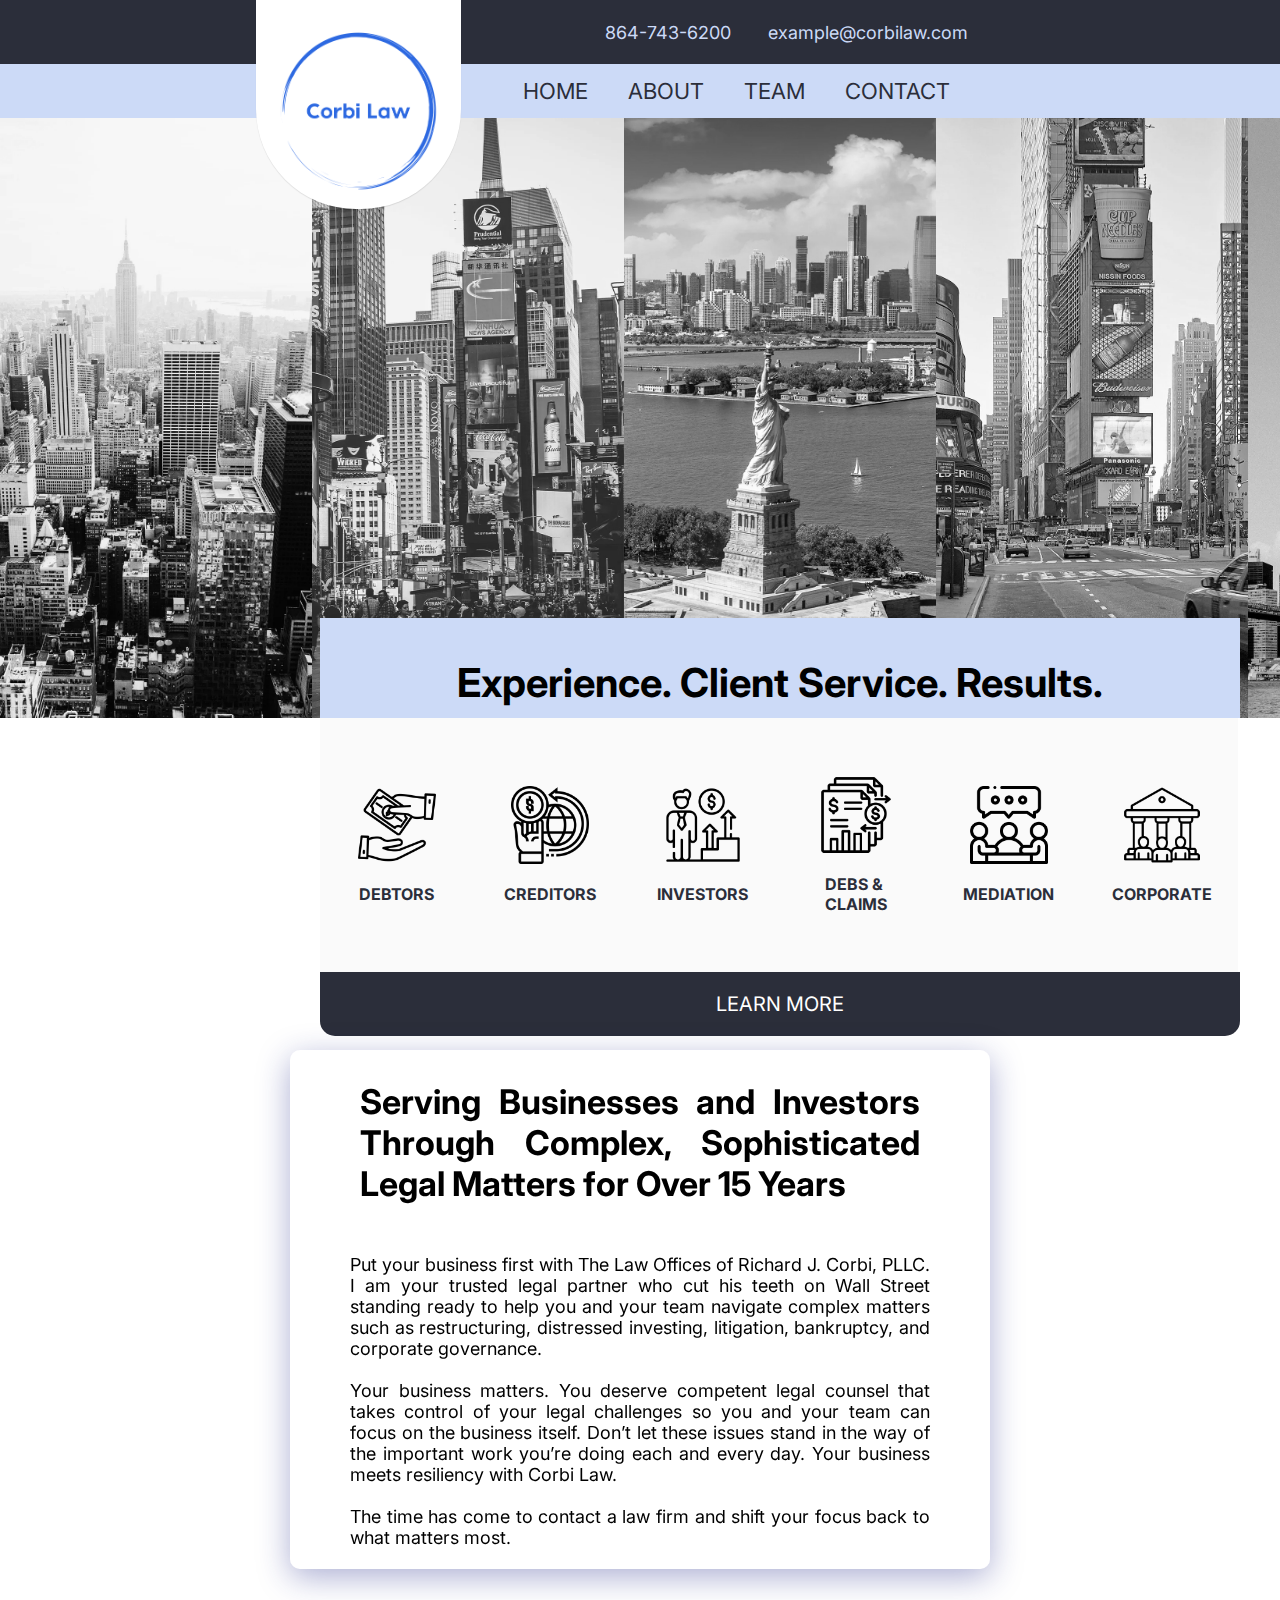
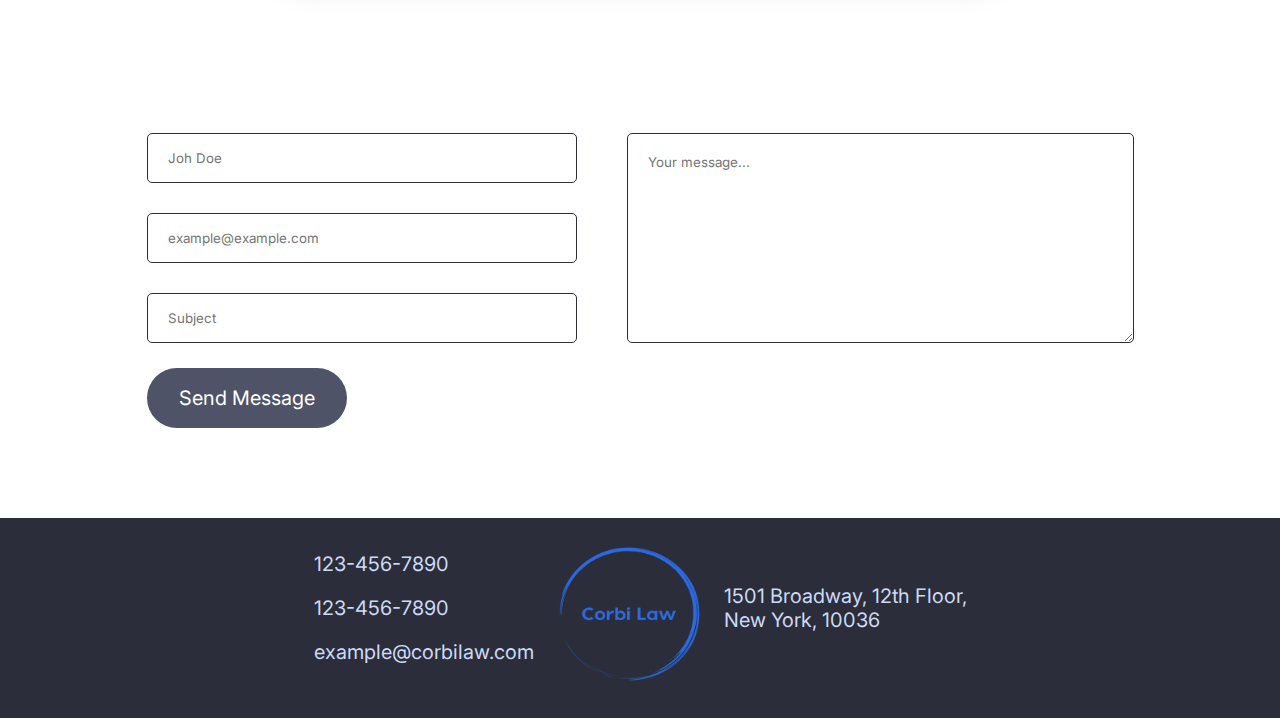
<file: css/index.html>
<!DOCTYPE html>
<html lang="en">
<head>
    <meta charset="UTF-8">
    <meta name="viewport" content="width=device-width, initial-scale=1.0">
    <title>Document</title>
    <link rel="stylesheet" href="style.css">
    <link rel="stylesheet" href="https://cdnjs.cloudflare.com/ajax/libs/font-awesome/6.5.1/css/all.min.css" integrity="sha512-DTOQO9RWCH3ppGqcWaEA1BIZOC6xxalwEsw9c2QQeAIftl+Vegovlnee1c9QX4TctnWMn13TZye+giMm8e2LwA==" crossorigin="anonymous" referrerpolicy="no-referrer" />
</head>
    <header>
        <div class="header-left">
            <div class="logo-box">
                <img src="./img/logo.png" alt="">
            </div>
        </div>
        <div class="header-right">
            <p id="phone">
                <i class="fa-solid fa-phone"></i>
                864-743-6200
            </p>
            <p id="email">
                <i class="fa-solid fa-envelope"></i>
                example@corbilaw.com
            </p>
        </div>
    </header>
    <nav>
        <a href="">
            <span>HOME</span>
        </a>
        <a href="./about.html">
            ABOUT
        </a>
        <a href="./team.html">
            TEAM
        </a>
        <a href="./contact.html">
            CONTACT
        </a>
    </nav>
    <body>
        <main>
            <div class="hero-images">
                <div class="hero-img">
                    <img src="./img/1.webp" alt="">
                </div>
                <div class="hero-img">
                    <img src="./img/2.webp" alt="">
                </div>
                <div class="hero-img">
                    <img src="./img/3.webp" alt="">
                </div>
                <div class="hero-img">
                    <img src="./img/4.webp" alt="">
                </div>
                <div class="hero-img">
                    <img src="./img/5.webp" alt="">
                </div>
                <div class="hero-img">
                    <img src="./img/6.webp" alt="">
                </div>
            </div>
            <section class="categories">
                <div class="up-categories">
                    <h1>Experience. Client Service. Results.</h1>
                </div>
                <div class="middle-categories">
                    
                    <a href="">
                        <div class="services">
                            <img src="./img/pay.png" alt="">
                            <strong><p>DEBTORS</p></strong>
                        </div>
                    </a>
                    <a href="">
                        <div class="services">
                            <img src="./img/relationship.png" alt="">
                            <strong><p>CREDITORS</p></strong>
                        </div>
                    </a>
                    <a href="">
                        <div class="services">
                            <img src="./img/investor2.png" alt="">
                            <strong><p>INVESTORS</p></strong>
                        </div>
                    </a>
                    <a href="">
                        <div class="services">
                            <img src="./img/transaction-history.png" alt="">
                            <strong><p>DEBS &<BR> CLAIMS</p></strong>
                        </div>
                    </a>
                    <a href="">
                        <div class="services">
                            <img src="./img/discuss.png" alt="">
                            <strong><p>MEDIATION</p></strong>
                        </div>
                    </a>
                    <a href="">
                        <div class="services">
                            <img src="./img/government.png" alt="">
                            <strong><p>CORPORATE</p></strong>
                        </div>
                    </a>
                    
                </div>
                <div class="down-categories">
                    <button>LEARN MORE</button>
                </div>
            </section>
            <article class="serving">
                <div class="serving-box">
                    <div class="serving-tittle">
                        <p>
                            <strong>Serving Businesses and Investors Through Complex, Sophisticated Legal Matters for Over 15 Years</strong>
                        </p>
                    </div>  
                    <div class="serving-info">
                        <p>
                            Put your business first with The Law Offices of Richard J. Corbi, PLLC. I am your trusted legal partner who cut his teeth on Wall Street standing ready to help you and your team navigate complex matters such as restructuring, distressed investing, litigation, bankruptcy, and corporate governance.
                        </p>
                        <br>
                        <p>
                            Your business matters. You deserve competent legal counsel that takes control of your legal challenges so you and your team can focus on the business itself. Don’t let these issues stand in the way of the important work you’re doing each and every day. Your business meets resiliency with Corbi Law.
                        </p>
                        <br>
                        <p>The time has come to contact a law firm and shift your focus back to what matters most.</p>
                    </div>
                </div>
            </article>
            <section class="contact">
                <div class="contact-tittle">
                    <h2>Contact us</h2>
                </div>
                <div class="contact-inputs">
                    <form>
                        <div class="left-inputs">
                        <input type="text" class="input-field" placeholder="Joh Doe" required>
                        <input type="email" class="input-field" placeholder="example@example.com" required>
                        <input type="text" class="input-field" placeholder="Subject" required>
                        </div>
                        <textarea id="message" cols="50" rows="10" placeholder="Your message..." required></textarea>
                    </form>
                    <button class="">Send Message</button>
                </div>
            </section>
        </main>
        <footer>
            <div class="footer-left">
                <p id="footer-phone">
                    <i class="fa-solid fa-phone"></i>
                    123-456-7890
                </p>
                <p id="footer-phone">
                    <i class="fa-solid fa-phone"></i>
                    123-456-7890
                </p>
                <p id="footer-email">
                    <i class="fa-solid fa-envelope"></i>
                    example@corbilaw.com
                </p>
            </div>
            <div class="logo-footer">
                <img src="./img/logo.png" alt="">
            </div>
            <div class="footer-right">
                <p id="footer-location">
                    <i class="fa-solid fa-location-dot"></i>
                    1501 Broadway, 12th Floor,<br>New York, 10036
                </p>
                <div class="social-links">
                    <a href=""><i class="fa-brands fa-facebook"></i></a>
                    <a href=""><i class="fa-brands fa-twitter"></i></a>
                    <a href=""><i class="fa-brands fa-instagram"></i></a>
                    <a href=""><i class="fa-brands fa-linkedin-in"></i></a>
                </div>
            </div>
        </footer>
    </body>
</html>
</file>
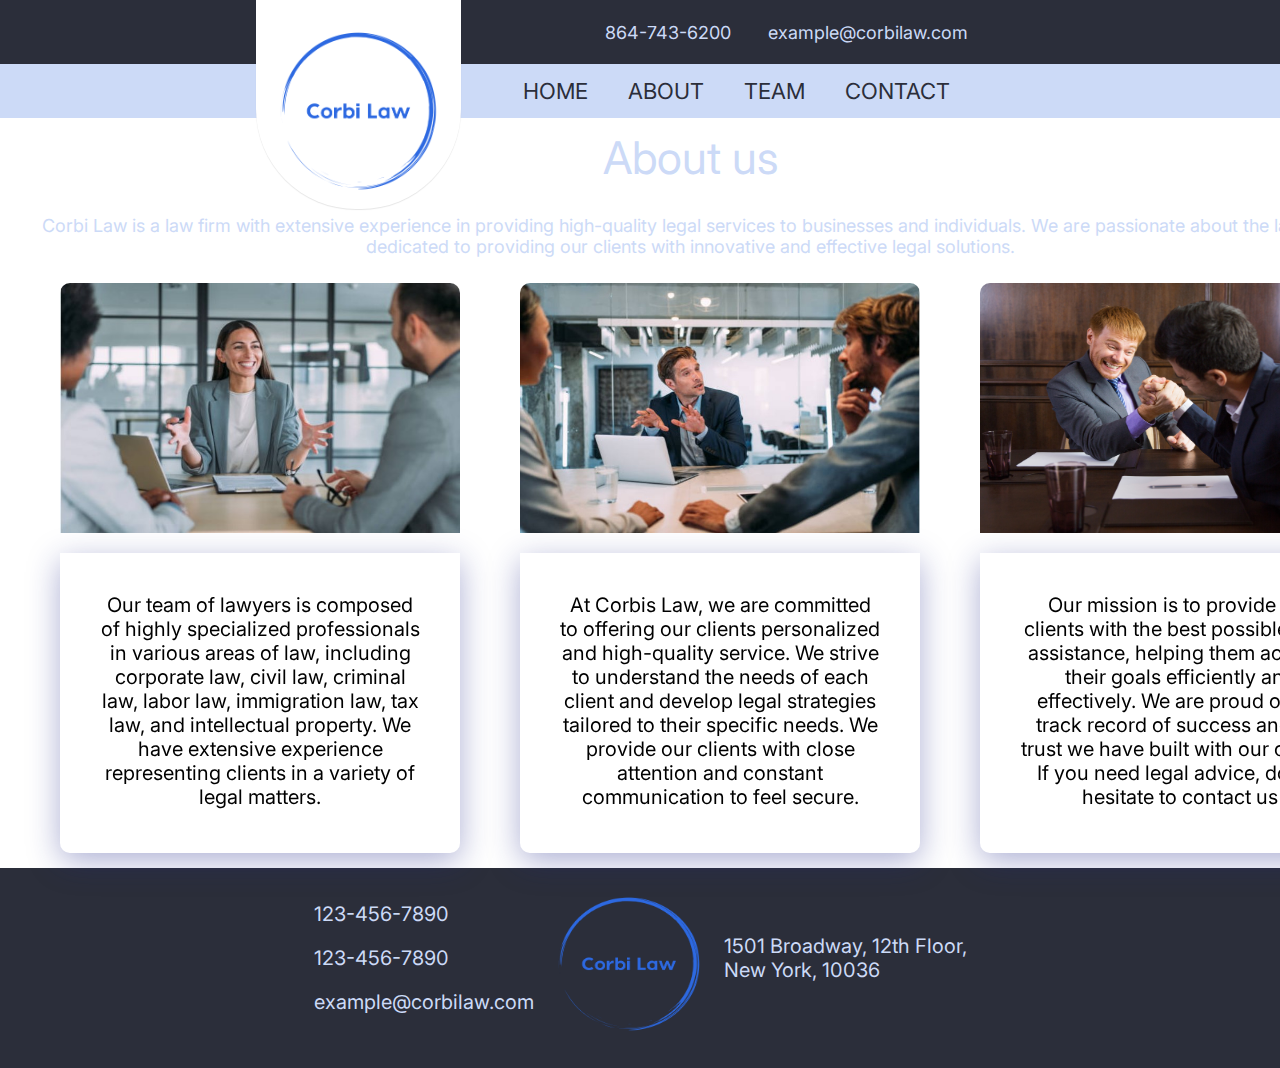
<file: css/about.html>
<!DOCTYPE html>
<html lang="en">
<head>
    <meta charset="UTF-8">
    <meta name="viewport" content="width=device-width, initial-scale=1.0">
    <title>Document</title>
    <link rel="stylesheet" href="style.css">
    <link rel="stylesheet" href="https://cdnjs.cloudflare.com/ajax/libs/font-awesome/6.5.1/css/all.min.css" integrity="sha512-DTOQO9RWCH3ppGqcWaEA1BIZOC6xxalwEsw9c2QQeAIftl+Vegovlnee1c9QX4TctnWMn13TZye+giMm8e2LwA==" crossorigin="anonymous" referrerpolicy="no-referrer" />
</head>
    <header>
        <div class="header-left">
            <div class="logo-box">
                <img src="./img/logo.png" alt="">
            </div>
        </div>
        <div class="header-right">
            <p id="phone">
                <i class="fa-solid fa-phone"></i>
                864-743-6200
            </p>
            <p id="email">
                <i class="fa-solid fa-envelope"></i>
                example@corbilaw.com
            </p>
        </div>
    </header>
    <nav>
        <a href="./index.html">
            <span>HOME</span>
        </a>
        <a href="./about.html">
            ABOUT
        </a>
        <a href="./team.html">
            TEAM
        </a>
        <a href="./contact.html">
            CONTACT
        </a>
    </nav>
    <body>
        <main class="about-main">
            <div id="gridbox">
                <div class="head-gridbox">
                    <div class="head-tittle">
                        About us
                    </div>
                    <p id="tittle-info">Corbi Law is a law firm with extensive experience in providing high-quality legal services to businesses and individuals. We are passionate about the law and dedicated to providing our clients with innovative and effective legal solutions.
                    </p>
                </div>
                <div class="left-gridbox-up">
                    <img src="./img/law1.jpg" alt="">
                </div>
                <div class="left-gridbox-down">
                    Our team of lawyers is composed of highly specialized professionals in various areas of law, including corporate law, civil law, criminal law, labor law, immigration law, tax law, and intellectual property. We have extensive experience representing clients in a variety of legal matters.
                </div>
                <div class="middle-gridbox-up">
                    <img src="./img/law3.jpg" alt="">
                </div>
                <div class="middle-gridbox-down">
                    At Corbis Law, we are committed to offering our clients personalized and high-quality service. We strive to understand the needs of each client and develop legal strategies tailored to their specific needs. We provide our clients with close attention and constant communication to feel secure.
                </div>
                <div class="right-gridbox-up">
                    <img src="./img/law2.jpg" alt="">
                </div>
                <div class="right-gridbox-down">
                    Our mission is to provide our clients with the best possible legal assistance, helping them achieve their goals efficiently and effectively. We are proud of our track record of success and the trust we have built with our clients. If you need legal advice, do not hesitate to contact us
                </div>
            </div>
        </main>


        <footer>
        <div class="footer-left">
            <p id="footer-phone">
                <i class="fa-solid fa-phone"></i>
                123-456-7890
            </p>
            <p id="footer-phone">
                <i class="fa-solid fa-phone"></i>
                123-456-7890
            </p>
            <p id="footer-email">
                <i class="fa-solid fa-envelope"></i>
                example@corbilaw.com
            </p>
        </div>
        <div class="logo-footer">
            <img src="./img/logo.png" alt="">
        </div>
        <div class="footer-right">
            <p id="footer-location">
            <i class="fa-solid fa-location-dot"></i>
                1501 Broadway, 12th Floor,<br>New York, 10036
            </p>
                <div class="social-links">
                <a href=""><i class="fa-brands fa-facebook"></i></a>
                <a href=""><i class="fa-brands fa-twitter"></i></a>
                <a href=""><i class="fa-brands fa-instagram"></i></a>
                <a href=""><i class="fa-brands fa-linkedin-in"></i></a>
                </div>
            </div>
        </footer>
    </body>
</html>
</file>
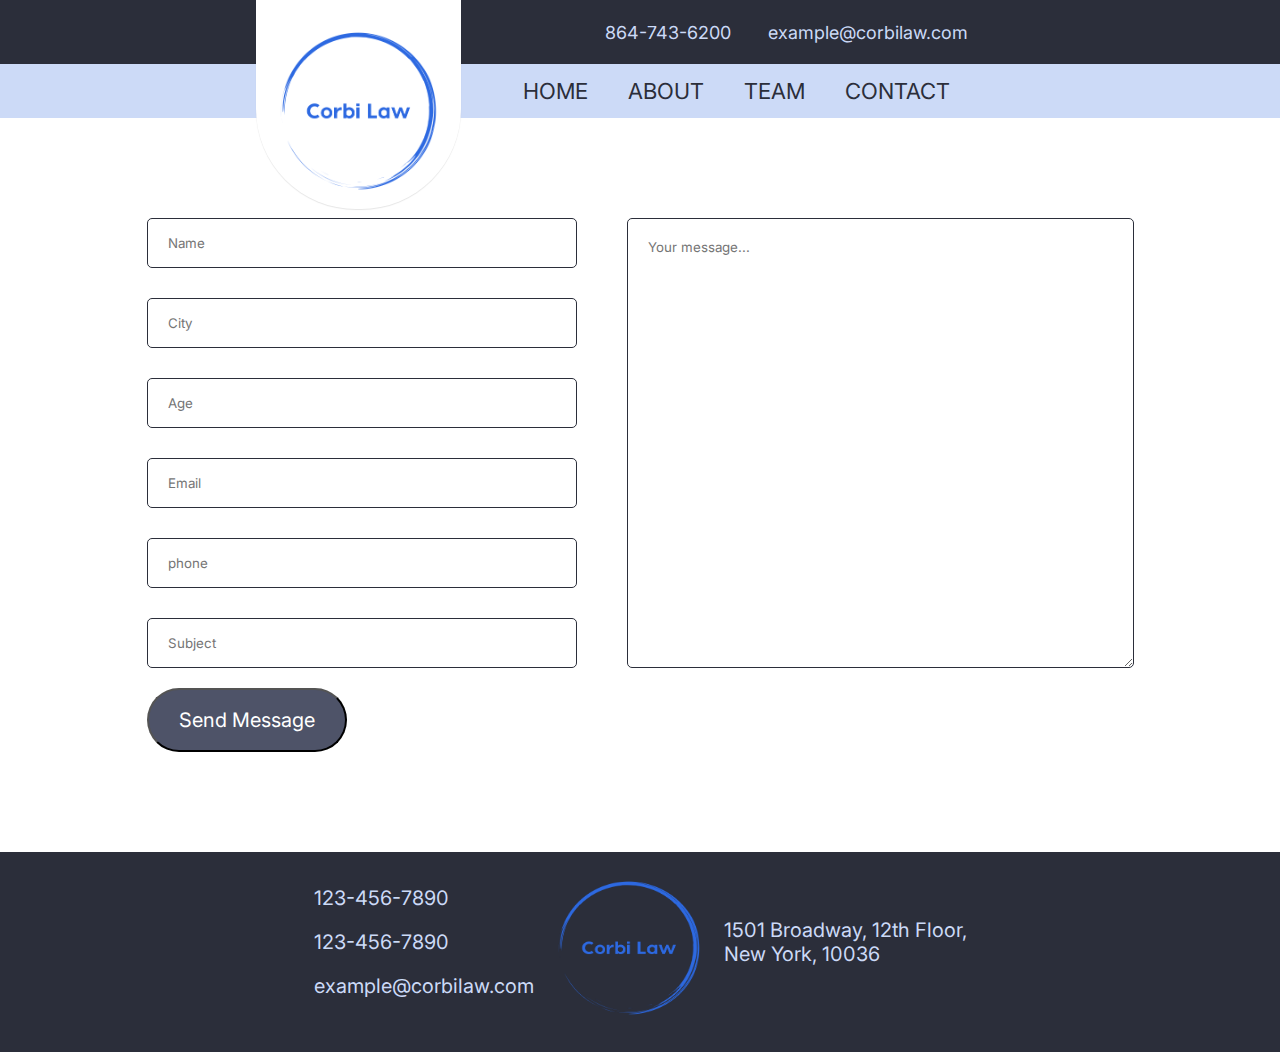
<file: css/contact.html>
<!DOCTYPE html>
<html lang="en">
<head>
    <meta charset="UTF-8">
    <meta name="viewport" content="width=device-width, initial-scale=1.0">
    <title>Document</title>
    <link rel="stylesheet" href="style.css">
    <link rel="stylesheet" href="https://cdnjs.cloudflare.com/ajax/libs/font-awesome/6.5.1/css/all.min.css" integrity="sha512-DTOQO9RWCH3ppGqcWaEA1BIZOC6xxalwEsw9c2QQeAIftl+Vegovlnee1c9QX4TctnWMn13TZye+giMm8e2LwA==" crossorigin="anonymous" referrerpolicy="no-referrer" />

</head>
    <header>
        <div class="header-left">
            <div class="logo-box">
                <img src="./img/logo.png" alt="">
            </div>
        </div>
        <div class="header-right">
            <p id="phone">
                <i class="fa-solid fa-phone"></i>
                864-743-6200
            </p>
            <p id="email">
                <i class="fa-solid fa-envelope"></i>
                example@corbilaw.com
            </p>
        </div>
    </header>
    <nav>
        <a href="./index.html">
            <span>HOME</span>
        </a>
        <a href="./about.html">
            ABOUT
        </a>
        <a href="./team.html">
            TEAM
        </a>
        <a href="./contact.html">
            CONTACT
        </a>
    </nav>
    <body class="contact-body">

        <main class="contact-main">
            <section class="contact-page">
                <form>
                    <div class="left-inputs">
                    <input type="text" class="input-field" placeholder="Name" required>
                    <input type="text" class="input-field" placeholder="City" required>
                    <input type="text" class="input-field" placeholder="Age" required>
                    <input type="email" class="input-field" placeholder="Email" required>
                    <input type="text" class="input-field" placeholder="phone" required>
                    <input type="text" class="input-field" placeholder="Subject" required>
                    </div>
                    <textarea id="message" cols="50" rows="10" placeholder="Your message..." required></textarea>
                </form>
                <button class="contact-btn">Send Message</button>
            </section>
        </main>












    <footer>
        <div class="footer-left">
            <p id="footer-phone">
                <i class="fa-solid fa-phone"></i>
                123-456-7890
            </p>
            <p id="footer-phone">
                <i class="fa-solid fa-phone"></i>
                123-456-7890
            </p>
            <p id="footer-email">
                <i class="fa-solid fa-envelope"></i>
                example@corbilaw.com
            </p>
        </div>
        <div class="logo-footer">
            <img src="./img/logo.png" alt="">
        </div>
        <div class="footer-right">
            <p id="footer-location">
            <i class="fa-solid fa-location-dot"></i>
                1501 Broadway, 12th Floor,<br>New York, 10036
            </p>
                <div class="social-links">
                <a href=""><i class="fa-brands fa-facebook"></i></a>
                <a href=""><i class="fa-brands fa-twitter"></i></a>
                <a href=""><i class="fa-brands fa-instagram"></i></a>
                <a href=""><i class="fa-brands fa-linkedin-in"></i></a>
                </div>
            </div>
        </footer>
    </body>
</html>
</file>
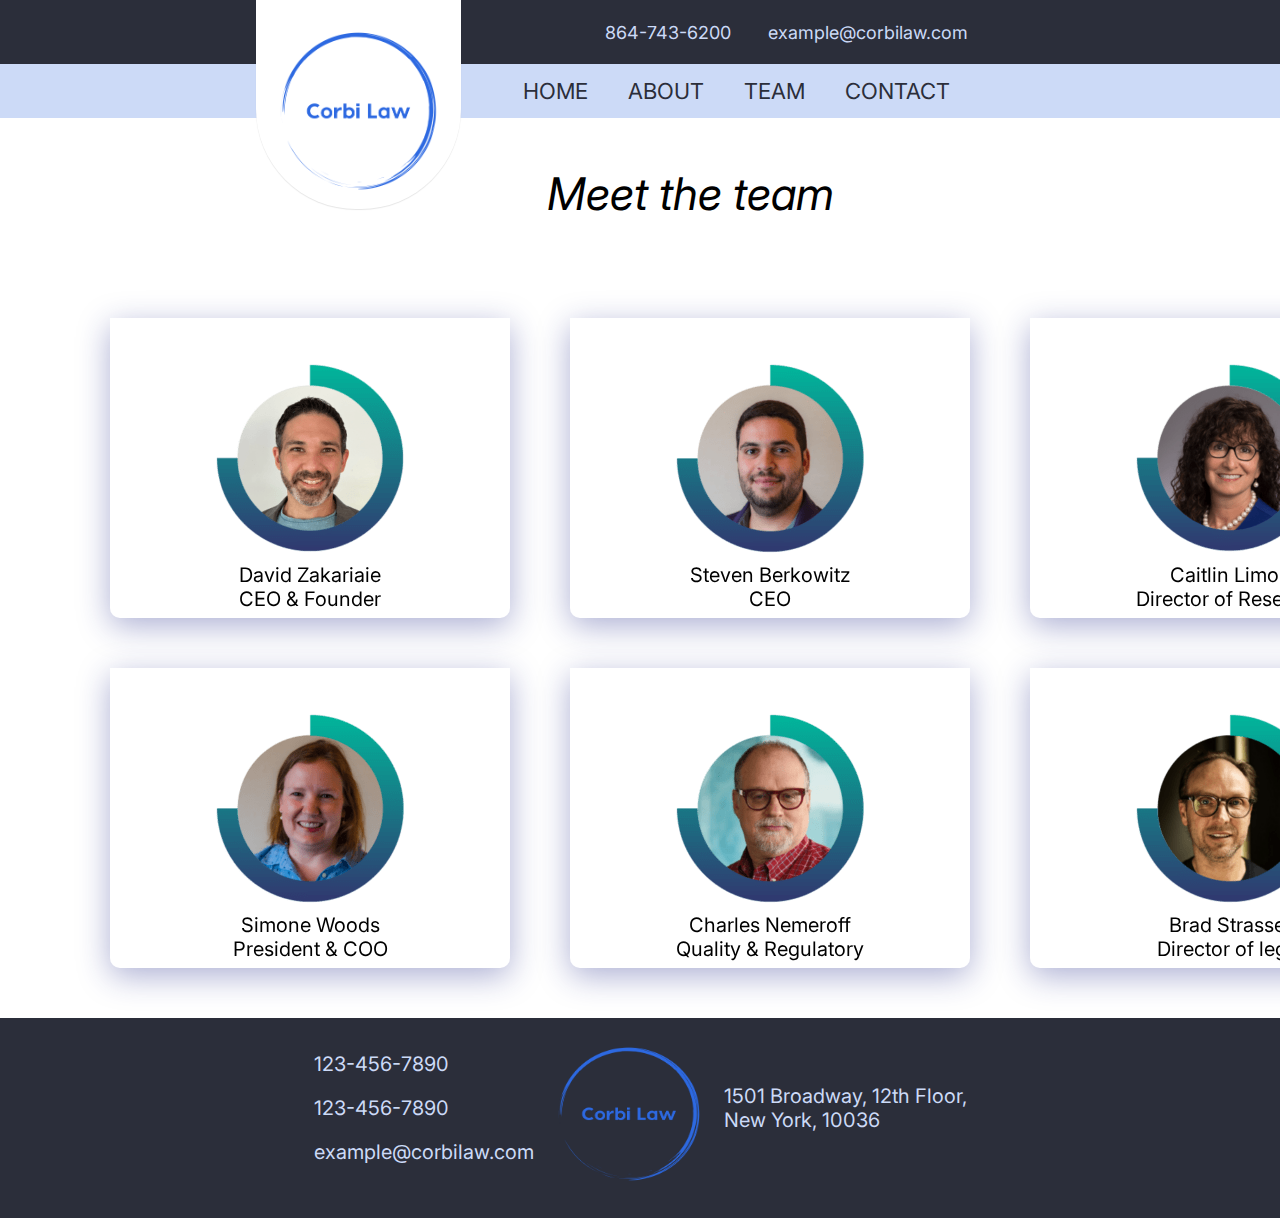
<file: css/team.html>
<!DOCTYPE html>
<html lang="en">
<head>
    <meta charset="UTF-8">
    <meta name="viewport" content="width=device-width, initial-scale=1.0">
    <title>Document</title>
    <link rel="stylesheet" href="style.css">
    <link rel="stylesheet" href="https://cdnjs.cloudflare.com/ajax/libs/font-awesome/6.5.1/css/all.min.css" integrity="sha512-DTOQO9RWCH3ppGqcWaEA1BIZOC6xxalwEsw9c2QQeAIftl+Vegovlnee1c9QX4TctnWMn13TZye+giMm8e2LwA==" crossorigin="anonymous" referrerpolicy="no-referrer" />

</head>
    <header>
        <div class="header-left">
            <div class="logo-box">
                <img src="./img/logo.png" alt="">
            </div>
        </div>
        <div class="header-right">
            <p id="phone">
                <i class="fa-solid fa-phone"></i>
                864-743-6200
            </p>
            <p id="email">
                <i class="fa-solid fa-envelope"></i>
                example@corbilaw.com
            </p>
        </div>
    </header>
    <nav>
        <a href="./index.html">
            <span>HOME</span>
        </a>
        <a href="./about.html">
            ABOUT
        </a>
        <a href="./team.html">
            TEAM
        </a>
        <a href="./contact.html">
            CONTACT
        </a>
    </nav>
    <body>
        <main class="mainteam">
            <div id="gridboxteam">
                <div class="head-gridboxteam">
                    Meet the team   
                </div>
                <div class="left-gridboxteam-up">
                    <img src="./img/team1.png" alt="">
                    <P class="teamname">David Zakariaie</P>
                    <p class="teaminfo">CEO & Founder</p>
                </div>
                <div class="left-gridboxteam-down">
                    <img src="./img/team2.png" alt="">
                    <P class="teamname">Simone Woods</P>
                    <p class="teaminfo">President & COO</p>
                </div>
                <div class="middle-gridboxteam-up">
                    <img src="./img/team3.png" alt="">
                    <P class="teamname">Steven Berkowitz</P>
                    <p class="teaminfo">CEO</p>
                </div>
                <div class="middle-gridboxteam-down">
                    <img src="./img/team4.png" alt="">
                    <P class="teamname">Charles Nemeroff</P>
                    <p class="teaminfo">Quality & Regulatory</p>
                </div>
                <div class="right-gridboxteam-up">
                    <img src="./img/team5.png" alt="">
                    <P class="teamname">Caitlin Limon</P>
                    <p class="teaminfo">Director of Research</p>
                </div>
                <div class="right-gridboxteam-down">
                    <img src="./img/team6.png" alt="">
                    <P class="teamname">Brad Strasser</P>
                    <p class="teaminfo">Director of legal
                    </p>
                </div>
            </div>
        </main>













    <footer>
        <div class="footer-left">
            <p id="footer-phone">
                <i class="fa-solid fa-phone"></i>
                123-456-7890
            </p>
            <p id="footer-phone">
                <i class="fa-solid fa-phone"></i>
                123-456-7890
            </p>
            <p id="footer-email">
                <i class="fa-solid fa-envelope"></i>
                example@corbilaw.com
            </p>
        </div>
        <div class="logo-footer">
            <img src="./img/logo.png" alt="">
        </div>
        <div class="footer-right">
            <p id="footer-location">
            <i class="fa-solid fa-location-dot"></i>
                1501 Broadway, 12th Floor,<br>New York, 10036
            </p>
                <div class="social-links">
                <a href=""><i class="fa-brands fa-facebook"></i></a>
                <a href=""><i class="fa-brands fa-twitter"></i></a>
                <a href=""><i class="fa-brands fa-instagram"></i></a>
                <a href=""><i class="fa-brands fa-linkedin-in"></i></a>
                </div>
            </div>
        </footer>
    </body>
</html>
</file>
<file: css/style.css>
@import url('https://fonts.googleapis.com/css2?family=Inter:wght@100..900&display=swap');

* {
    box-sizing: border-box;
    padding: 0;
    margin: 0;
    text-decoration: none;
    font-family: "Inter", sans-serif;
}

html {
    overflow-x: hidden;
}

header {
    width: 100%;
    height: 64px;
    background-color: #2B2E3A;
    display: flex;
    justify-content: space-evenly;
    color: #ccdaf7;
    font-size: 18px;
}


.logo-box {
    width: 205px;
    height: 209px;
    background-color: #fff;
    border-radius: 0px 0px 100px 100px;
    box-shadow: rgba(0, 0, 0, 0.1) 0px 1px 1px 0px;
    display: flex;
    justify-content: center;
    position: absolute;
    left: 20%;
    z-index: 4;
}

.header-left img {
    width: 221px;
    height: 227px;
    padding: 25px;
}

.header-right {
    display: flex;
    align-items: center;
    width: 400px;
    justify-content: space-around;

}

#phone:hover,
#email:hover {
    transition: all ease 0.3s;
    color: #2d6ae5;
}

nav {
    text-decoration: none;
    width: 100%;
    height: 54px;
    background-color: #CCDAF7;
    display: flex;
    justify-content: center;
    align-items: center;
    gap: 40px;
    padding-left: 15%;
}

nav a {
    color: #2b2e3a;
    font-size: 22px;
}

nav a:hover {
    transition: all ease 0.3s;
    color: #2d69e1;
}


.hero-images {
    width: 100%;
    display: flex;
    height: 600px;
}

.hero-img img {
    width: 312px;
    height: 600px;
    filter: grayscale(1);
    transition: all ease 0.7s;
}


.hero-img:hover img {
    filter: grayscale(0);
}


.categories {
    width: 50%;
    position: absolute;
    left: 25%;
    margin-top: -100px;
}

.up-categories {
    width: 920px;
    height: 100px;
    background-color: #CCDAF7;
    z-index: 5;
    text-align: center;
    padding: 40px;
    font-size: 20px;
}

.services {
    width: 153px;
    height: 254px;
    background-color: #FAFAFA;
    display: flex;
    flex-direction: column;
    gap: 20px;
    justify-content: center;
    align-items: center;
    transition: all ease-in-out 0.2s;
}

.services img {
    width: 78px;
}

.services p {
    color: #2B2E3A;
}


.services:hover {
    transform: scale(1.15);
    filter: invert(1);
}

.middle-categories {
    height: 254px;
    width: 920px;
    display: flex;
}

.down-categories {
    height: 64px;
    width: 920px;
}

.down-categories button {
    height: 64px;
    width: 920px;
    border-radius: 0px 0px 15px 15px;
    border: none;
    background-color: #2b2e3a;
    font-size: 20px;
    color: white;
    transition: all ease 0.3s;
    cursor: pointer;
}

.down-categories button:hover {
    background-color: #2d69e1;
}

.serving {
    height: 900px;
    display: flex;
    flex-direction: column;
    justify-content: center;
    align-items: center;
    gap: 50px;
    background-image: url('https://www.nelsonmullins.com/storage/BLxEGUwdzmyrbdft1mszFJjuN84OoBqm5fIVWr1q.jpg');
    background-repeat: no-repeat;
    background-size: cover;
}



.serving-box {
    display: flex;
    flex-direction: column;
    justify-content: center;
    align-items: center;
    width: 700px;
    position: absolute;
    top: 1050px;
    background: rgba(255, 255, 255, 0.25);
    box-shadow: 0 8px 32px 0 rgba(31, 38, 135, 0.37);
    backdrop-filter: blur(6px);
    -webkit-backdrop-filter: blur(6px);
    border-radius: 10px;
    border: 1px solid rgba(255, 255, 255, 0.18);
}


.serving-tittle {
    padding: 30px;
    width: 620px;
    font-size: 34px;
    text-align: justify;

}

.serving-info {
    padding: 20px;
    width: 620px;
    text-align: justify;
    font-size: 18px;
}

form {
    display: flex;
    gap: 50px;
}

.left-inputs {
    display: flex;
    flex-direction: column;
    gap: 30px;
}

.input-field {
    width: 430px;
    height: 50px;
    outline: none;
    padding: 20px;
    border: 1px solid #2B2E3A;
    border-radius: 5px;
}

#message {
    padding: 20px;
    border-radius: 5px;
    border: 1px solid #2b2e3a;
}

.contact button {
    border-radius: 125px;
    width: 200px;
    height: 60px;
    cursor: pointer;
    margin-top: 25px;
    border: none;
    background-color: #4e5368;
    font-size: 20px;
    color: white;
    transition: all ease 0.3s;
    cursor: pointer;
}

.contact-tittle {
    margin: 30px;
    font-size: 30px;
    color: white;
}

.contact {
    height: 500px;
    display: flex;
    flex-direction: column;
    align-items: center;
    background-image: url('https://i.pinimg.com/originals/a0/ee/4a/a0ee4a4c8caba8b4ab1af09114acaa94.jpg');
    background-repeat: no-repeat;
    background-size: 100%;

}


footer {
    width: 100%;
    height: 200px;
    background-color: #2B2E3A;
    display: flex;
    justify-content: center;
    align-items: center;
}

.logo-footer img {
    width: 150px;
    height: 150px;
    margin: 20px;
}

.footer-left p,
.footer-right p {
    font-size: 20px;
    color: #CCDAF7;
    margin-bottom: 20px;
}

.social-links {
    display: flex;
    gap: 10px;
    font-size: 27px;
    color: #CCDAF7;
}

.social-links a {
    color: #CCDAF7;
}


/* About us styles */

.about-main{
    background-image: url('https://wallpapers.com/images/featured/justice-background-0d8s1e7awtlkqfy0.jpg');
    background-size: cover;
}



#gridbox>.head-gridbox {
    grid-area: header;
    display: flex;
    flex-direction: column;
    justify-content: center;
    text-align: center;
    padding: 30px;
    gap: 30px;
    height: 150px;
}

.head-gridbox p {
    font-size: 18px;
}

.head-tittle {
    font-size: 45px;
    color: #CCDAF7;
}

#tittle-info{
    color: #CCDAF7;
}

#gridbox>.left-gridbox-up {
    grid-area: upleft;
}

#gridbox>.left-gridbox-down {
    grid-area: downleft;
    background: rgba(255, 255, 255, 0.25);
    box-shadow: 0 8px 32px 0 rgba(31, 38, 135, 0.37);
    backdrop-filter: blur(7px);
    -webkit-backdrop-filter: blur(7px);
    border-radius: 0px 0px 10px 10px;
    height: 300px;
    width: 400px;
    margin-left: 60px;
    text-align: center;
    padding: 40px;
    font-size: 20px;
}

#gridbox>.middle-gridbox-up {
    grid-area: upmiddle;
}

.left-gridbox-up img {
    width: 400px;
    height: 250px;
    margin-left: 60px;
    border-radius: 10px 10px 0px 0px;

}

.middle-gridbox-up img {
    width: 400px;
    height: 250px;
    margin-left: 60px;
    border-radius: 10px 10px 0px 0px;

}

.right-gridbox-up img {
    width: 400px;
    height: 250px;
    margin-left: 60px;
    border-radius: 10px 10px 0px 0px;

}

#gridbox>.middle-gridbox-down {
    grid-area: downmiddle;
    background: rgba(255, 255, 255, 0.25);
    box-shadow: 0 8px 32px 0 rgba(31, 38, 135, 0.37);
    backdrop-filter: blur(7px);
    -webkit-backdrop-filter: blur(7px);
    border-radius: 0px 0px 10px 10px;
    height: 300px;
    width: 400px;
    margin-left: 60px;
    text-align: center;
    padding: 40px;
    font-size: 20px;
}

#gridbox>.right-gridbox-up {
    grid-area: uprigth;
}

#gridbox>.right-gridbox-down {
    grid-area: downrigth;
    background: rgba(255, 255, 255, 0.25);
    box-shadow: 0 8px 32px 0 rgba(31, 38, 135, 0.37);
    backdrop-filter: blur(7px);
    -webkit-backdrop-filter: blur(7px);
    border-radius: 0px 0px 10px 10px;
    height: 300px;
    width: 400px;
    margin-left: 60px;
    text-align: center;
    padding: 40px;
    font-size: 20px;
}

#gridbox {
    display: grid;
    width: 100%;
    height: 750px;
    grid-template-areas:
        "header header header"
        "upleft upmiddle uprigth"
        "downleft downmiddle downrigth";
    grid-template-columns: auto;
    grid-template-rows: auto;
}

/* Styles of teams */


#gridboxteam>.head-gridboxteam {
    grid-area: header;
    display: flex;
    flex-direction: column;
    justify-content: center;
    text-align: center;
    padding: 30px;
    gap: 30px;
    height: 150px;
}

.head-gridbox p {
    font-size: 18px;
}

.head-tittle {
    font-size: 45px;
}

#gridboxteam>.left-gridboxteam-up {
    grid-area: upleft;
    background: rgba(255, 255, 255, 0.25);
    box-shadow: 0 8px 32px 0 rgba(31, 38, 135, 0.37);
    backdrop-filter: blur(7px);
    -webkit-backdrop-filter: blur(7px);
    border-radius: 0px 0px 10px 10px;
    height: 300px;
    width: 400px;
    margin-left: 60px;
    text-align: center;
    padding: 40px;
    font-size: 20px;
}

#gridboxteam>.left-gridboxteam-down {
    grid-area: downleft;
    background: rgba(255, 255, 255, 0.25);
    box-shadow: 0 8px 32px 0 rgba(31, 38, 135, 0.37);
    backdrop-filter: blur(7px);
    -webkit-backdrop-filter: blur(7px);
    border-radius: 0px 0px 10px 10px;
    height: 300px;
    width: 400px;
    margin-left: 60px;
    text-align: center;
    padding: 40px;
    font-size: 20px;
}

#gridboxteam>.middle-gridboxteam-up {
    grid-area: upmiddle;
    background: rgba(255, 255, 255, 0.25);
    box-shadow: 0 8px 32px 0 rgba(31, 38, 135, 0.37);
    backdrop-filter: blur(7px);
    -webkit-backdrop-filter: blur(7px);
    border-radius: 0px 0px 10px 10px;
    height: 300px;
    width: 400px;
    margin-left: 60px;
    text-align: center;
    padding: 40px;
    font-size: 20px;
}

#gridboxteam>.middle-gridboxteam-down {
    grid-area: downmiddle;
    background: rgba(255, 255, 255, 0.25);
    box-shadow: 0 8px 32px 0 rgba(31, 38, 135, 0.37);
    backdrop-filter: blur(7px);
    -webkit-backdrop-filter: blur(7px);
    border-radius: 0px 0px 10px 10px;
    height: 300px;
    width: 400px;
    margin-left: 60px;
    text-align: center;
    padding: 40px;
    font-size: 20px;
}

#gridboxteam>.right-gridboxteam-up {
    grid-area: uprigth;
    background: rgba(255, 255, 255, 0.25);
    box-shadow: 0 8px 32px 0 rgba(31, 38, 135, 0.37);
    backdrop-filter: blur(7px);
    -webkit-backdrop-filter: blur(7px);
    border-radius: 0px 0px 10px 10px;
    height: 300px;
    width: 400px;
    margin-left: 60px;
    text-align: center;
    padding: 40px;
    font-size: 20px;
}

#gridboxteam>.right-gridboxteam-down {
    grid-area: downrigth;
    background: rgba(255, 255, 255, 0.25);
    box-shadow: 0 8px 32px 0 rgba(31, 38, 135, 0.37);
    backdrop-filter: blur(7px);
    -webkit-backdrop-filter: blur(7px);
    border-radius: 0px 0px 10px 10px;
    height: 300px;
    width: 400px;
    margin-left: 60px;
    text-align: center;
    padding: 40px;
    font-size: 20px;
}

#gridboxteam {
    display: grid;
    width: 100%;
    height: 900px;
    margin-left: 50px;
    grid-template-areas:
        "header header header"
        "upleft upmiddle uprigth"
        "downleft downmiddle downrigth";
    grid-template-columns: auto;
    grid-template-rows: auto;


}

.mainteam {
    background-image: url('https://4kwallpapers.com/images/wallpapers/sunrise-blue-sky-panorama-early-morning-dawn-5k-3840x2160-3644.jpg');
    background-size: cover;
}

.head-gridboxteam{
    font-size: 45px;
    margin-right: 100px;
    font-style: oblique;
}


/*Contact styles */

.contact-main{
    display: flex;
    justify-content: center;
    margin: 100px;
}

.contact-body{
    background-image: url('https://wallpapers.com/images/featured/dark-city-7ws46k7xo1gcptjo.jpg');
    background-size: cover;
}


.contact-btn {
    width: 200px;
    height: 64px;
    font-size: 20px;
    margin-top: 20px;
    border-radius: 125px;
    background-color: #4e5368;
    color: white;
    transition: all ease 0.3s;
}

.contact-btn:hover{
    background-color: #2d6ae5;
    color: #2B2E3A;
    transform: scale(1.05);
}
</file>
